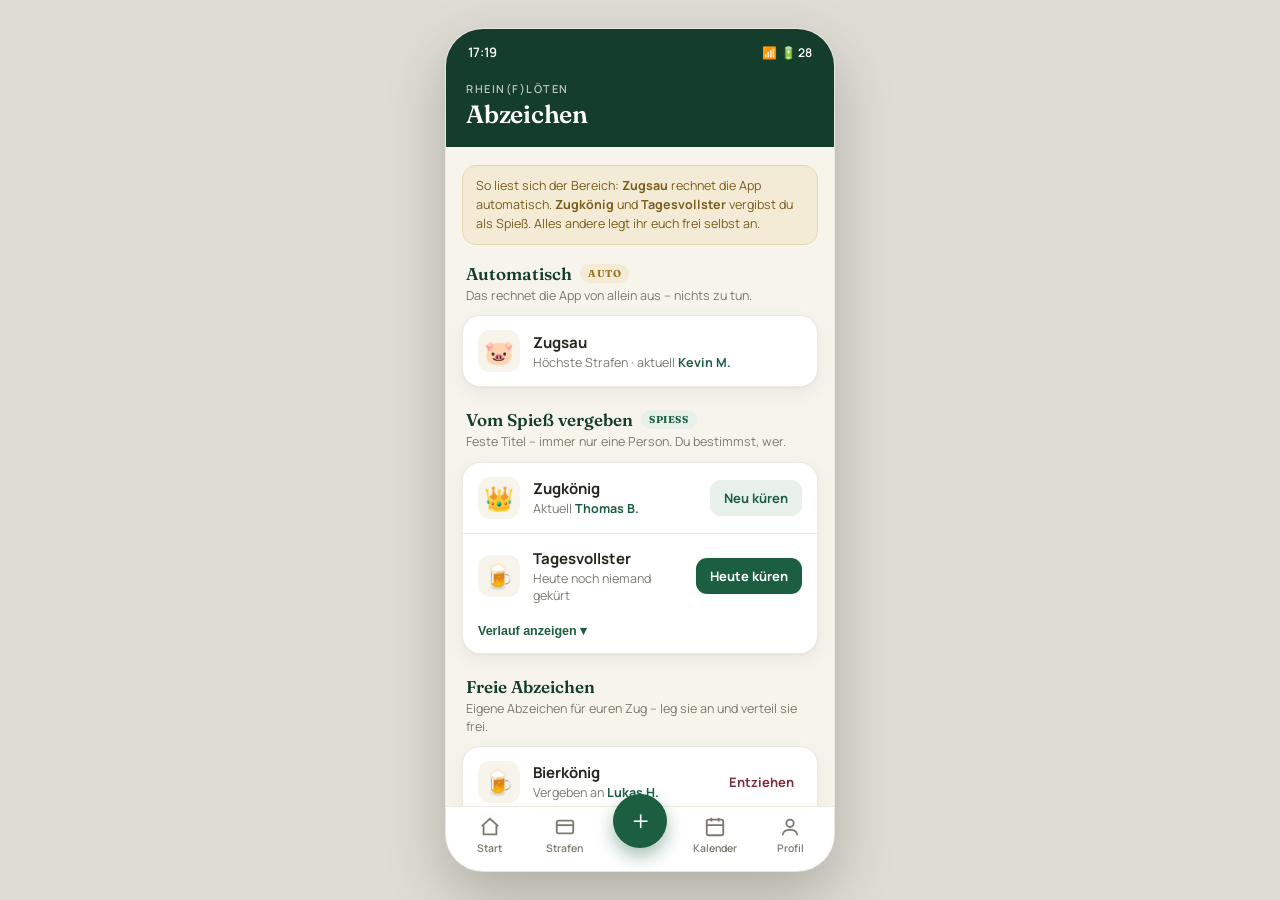
<file: mockup-abzeichen.html>
<!DOCTYPE html>
<html lang="de">
<head>
<meta charset="UTF-8">
<meta name="viewport" content="width=device-width, initial-scale=1.0">
<title>SchuetzenHub · Abzeichen (Entwurf)</title>
<link rel="preconnect" href="https://fonts.googleapis.com">
<link rel="preconnect" href="https://fonts.gstatic.com" crossorigin>
<link href="https://fonts.googleapis.com/css2?family=Fraunces:opsz,wght@9..144,500;9..144,600;9..144,700&family=Manrope:wght@400;500;600;700&display=swap" rel="stylesheet">
<style>
  :root{
    --gruen-tief:#143D2B;
    --gruen:#1C5E40;
    --gruen-hell:#E8F0EA;
    --gold:#C29A4A;
    --gold-hell:#F4EBD6;
    --bordeaux:#7B2D3A;
    --creme:#F7F4EC;
    --weiss:#FFFFFF;
    --linie:#ECE9E1;
    --text:#26261F;
    --text-leise:#7C7A70;
    --radius:18px;
    --schatten:0 1px 2px rgba(20,40,30,.04), 0 6px 18px rgba(20,40,30,.06);
  }
  *{box-sizing:border-box;margin:0;padding:0;}
  body{
    font-family:'Manrope',system-ui,sans-serif;
    background:#DfdDD3;
    color:var(--text);
    min-height:100vh;
    display:flex;
    justify-content:center;
    align-items:center;
    padding:24px 12px;
  }
  /* Handy-Rahmen */
  .phone{
    width:100%;
    max-width:390px;
    height:min(844px, calc(100vh - 48px));
    background:var(--creme);
    border-radius:38px;
    overflow:hidden;
    position:relative;
    display:flex;
    flex-direction:column;
    box-shadow:0 24px 60px rgba(0,0,0,.22);
    border:1px solid rgba(0,0,0,.06);
  }
  /* Statusleiste */
  .statusbar{
    background:var(--gruen-tief);
    color:#fff;
    height:46px;
    display:flex;
    align-items:center;
    justify-content:space-between;
    padding:0 22px;
    font-size:13px;
    font-weight:600;
    flex:0 0 auto;
  }
  .statusbar .rechts{display:flex;gap:6px;align-items:center;font-size:12px;}
  /* Kopf */
  .kopf{
    background:var(--gruen-tief);
    color:#fff;
    padding:6px 20px 18px;
    flex:0 0 auto;
  }
  .kopf .eyebrow{font-size:11px;letter-spacing:.14em;text-transform:uppercase;opacity:.7;font-weight:600;}
  .kopf h1{font-family:'Fraunces',serif;font-weight:600;font-size:25px;margin-top:3px;letter-spacing:-.01em;}
  /* Scrollbereich */
  .inhalt{
    flex:1 1 auto;
    overflow-y:auto;
    padding:18px 16px 24px;
    -webkit-overflow-scrolling:touch;
  }
  .gruppe{margin-bottom:22px;}
  .gruppe-kopf{padding:0 4px 10px;}
  .gruppe-kopf .titel{
    font-family:'Fraunces',serif;
    font-weight:600;
    font-size:17px;
    color:var(--gruen-tief);
    display:flex;align-items:center;gap:8px;
  }
  .gruppe-kopf .sub{font-size:12.5px;color:var(--text-leise);margin-top:3px;line-height:1.45;}
  .pill-auto{font-size:10px;font-weight:700;letter-spacing:.06em;text-transform:uppercase;background:var(--gold-hell);color:#9A7521;padding:3px 8px;border-radius:999px;}
  .pill-spiess{font-size:10px;font-weight:700;letter-spacing:.06em;text-transform:uppercase;background:var(--gruen-hell);color:var(--gruen);padding:3px 8px;border-radius:999px;}

  .karte{
    background:var(--weiss);
    border:1px solid var(--linie);
    border-radius:var(--radius);
    box-shadow:var(--schatten);
    overflow:hidden;
  }
  .zeile{
    display:flex;
    align-items:center;
    gap:13px;
    padding:14px 15px;
  }
  .zeile + .zeile{border-top:1px solid var(--linie);}
  .emoji{
    font-size:24px;
    width:42px;height:42px;
    display:flex;align-items:center;justify-content:center;
    background:var(--creme);
    border-radius:12px;
    flex:0 0 auto;
  }
  .zeile .mitte{flex:1 1 auto;min-width:0;}
  .zeile .name{font-weight:700;font-size:15px;}
  .zeile .meta{font-size:12.5px;color:var(--text-leise);margin-top:1px;}
  .zeile .meta b{color:var(--gruen);font-weight:700;}
  .knopf{
    flex:0 0 auto;
    font-family:inherit;
    font-weight:700;
    font-size:13px;
    border:none;
    border-radius:11px;
    padding:9px 14px;
    cursor:pointer;
    white-space:nowrap;
  }
  .knopf-gruen{background:var(--gruen);color:#fff;}
  .knopf-gruen:active{background:var(--gruen-tief);}
  .knopf-leise{background:var(--gruen-hell);color:var(--gruen);}
  .knopf-rot{background:transparent;color:var(--bordeaux);padding:9px 8px;}

  /* Verlauf */
  .verlauf{
    border-top:1px solid var(--linie);
    padding:4px 15px 12px;
    display:none;
  }
  .verlauf.offen{display:block;}
  .verlauf-titel{font-size:11px;letter-spacing:.08em;text-transform:uppercase;color:var(--text-leise);font-weight:700;margin:10px 0 6px;}
  .verlauf-eintrag{display:flex;justify-content:space-between;font-size:13.5px;padding:5px 0;border-bottom:1px dashed var(--linie);}
  .verlauf-eintrag span:first-child{color:var(--text-leise);}
  .zaehler{display:flex;flex-wrap:wrap;gap:6px;margin-top:10px;}
  .zaehler .chip{background:var(--gold-hell);color:#8A6A1E;font-size:11.5px;font-weight:700;padding:4px 9px;border-radius:999px;}
  .verlauf-link{font-size:12.5px;color:var(--gruen);font-weight:700;background:none;border:none;cursor:pointer;padding:0;margin-top:2px;}

  /* freies Abzeichen anlegen */
  .neu-knopf{
    width:100%;
    display:flex;align-items:center;justify-content:center;gap:8px;
    padding:13px;
    background:var(--weiss);
    border:1.5px dashed #CFC9B8;
    border-radius:var(--radius);
    color:var(--gruen);
    font-weight:700;font-size:14px;font-family:inherit;
    cursor:pointer;
    margin-top:10px;
  }

  /* untere Navi – bleibt fix */
  .navi{
    flex:0 0 auto;
    background:var(--weiss);
    border-top:1px solid var(--linie);
    display:flex;
    align-items:flex-start;
    justify-content:space-around;
    padding:9px 6px 16px;
    position:relative;
  }
  .navi .tab{display:flex;flex-direction:column;align-items:center;gap:3px;font-size:10.5px;color:var(--text-leise);font-weight:600;flex:1;}
  .navi .tab svg{width:22px;height:22px;stroke:var(--text-leise);fill:none;stroke-width:2;}
  .navi .plus{
    width:54px;height:54px;border-radius:50%;
    background:var(--gruen);color:#fff;
    display:flex;align-items:center;justify-content:center;
    margin-top:-22px;box-shadow:0 8px 18px rgba(28,94,64,.4);
    font-size:30px;font-weight:300;line-height:1;
  }

  /* Mini-Auswahl (küren) */
  .sheet-bg{
    position:absolute;inset:0;background:rgba(20,30,25,.42);
    display:none;align-items:flex-end;z-index:50;
  }
  .sheet-bg.offen{display:flex;}
  .sheet{
    background:#fff;width:100%;border-radius:24px 24px 0 0;padding:18px 18px 22px;
    animation:hoch .22s ease;
  }
  @keyframes hoch{from{transform:translateY(40px);opacity:.6;}to{transform:translateY(0);opacity:1;}}
  .sheet h3{font-family:'Fraunces',serif;font-weight:600;font-size:18px;color:var(--gruen-tief);margin-bottom:12px;}
  .opt{display:flex;align-items:center;gap:11px;padding:11px 6px;border-bottom:1px solid var(--linie);font-size:15px;font-weight:600;cursor:pointer;}
  .opt .kreis{width:20px;height:20px;border-radius:50%;border:2px solid #CFC9B8;flex:0 0 auto;}
  .opt.aktiv .kreis{border-color:var(--gruen);background:var(--gruen);box-shadow:inset 0 0 0 3px #fff;}
  .sheet .speichern{width:100%;margin-top:16px;padding:14px;background:var(--gruen);color:#fff;border:none;border-radius:14px;font-weight:700;font-size:15px;font-family:inherit;cursor:pointer;}

  .hinweis{
    background:var(--gold-hell);
    border:1px solid #E8D7AE;
    border-radius:14px;
    padding:11px 13px;
    font-size:12.5px;
    color:#7A5E1C;
    line-height:1.5;
    margin-bottom:18px;
  }
</style>
</head>
<body>
<div class="phone">
  <div class="statusbar">
    <span>17:19</span>
    <span class="rechts">📶 &nbsp;🔋 28</span>
  </div>
  <div class="kopf">
    <div class="eyebrow">Rhein(f)löten</div>
    <h1>Abzeichen</h1>
  </div>

  <div class="inhalt">

    <div class="hinweis">
      So liest sich der Bereich: <b>Zugsau</b> rechnet die App automatisch. <b>Zugkönig</b> und <b>Tagesvollster</b> vergibst du als Spieß. Alles andere legt ihr euch frei selbst an.
    </div>

    <!-- 1. AUTOMATISCH -->
    <div class="gruppe">
      <div class="gruppe-kopf">
        <div class="titel">Automatisch <span class="pill-auto">Auto</span></div>
        <div class="sub">Das rechnet die App von allein aus – nichts zu tun.</div>
      </div>
      <div class="karte">
        <div class="zeile">
          <div class="emoji">🐷</div>
          <div class="mitte">
            <div class="name">Zugsau</div>
            <div class="meta">Höchste Strafen · aktuell <b>Kevin M.</b></div>
          </div>
        </div>
      </div>
    </div>

    <!-- 2. VOM SPIESS -->
    <div class="gruppe">
      <div class="gruppe-kopf">
        <div class="titel">Vom Spieß vergeben <span class="pill-spiess">Spieß</span></div>
        <div class="sub">Feste Titel – immer nur eine Person. Du bestimmst, wer.</div>
      </div>

      <div class="karte">
        <!-- Zugkönig -->
        <div class="zeile">
          <div class="emoji">👑</div>
          <div class="mitte">
            <div class="name">Zugkönig</div>
            <div class="meta" id="koenig-meta">Aktuell <b>Thomas B.</b></div>
          </div>
          <button class="knopf knopf-leise" onclick="kuere('koenig')">Neu küren</button>
        </div>

        <!-- Tagesvollster -->
        <div class="zeile">
          <div class="emoji">🍺</div>
          <div class="mitte">
            <div class="name">Tagesvollster</div>
            <div class="meta" id="tv-meta">Heute noch niemand gekürt</div>
          </div>
          <button class="knopf knopf-gruen" onclick="kuere('tv')">Heute küren</button>
        </div>
        <div class="verlauf" id="tv-verlauf">
          <div class="verlauf-titel">Verlauf</div>
          <div class="verlauf-eintrag"><span>14.06.2026</span><span>Lukas H.</span></div>
          <div class="verlauf-eintrag"><span>07.06.2026</span><span>Kevin M.</span></div>
          <div class="verlauf-eintrag"><span>31.05.2026</span><span>Thomas B.</span></div>
          <div class="verlauf-eintrag"><span>24.05.2026</span><span>Lukas H.</span></div>
          <div class="zaehler">
            <span class="chip">Lukas 5×</span>
            <span class="chip">Kevin 3×</span>
            <span class="chip">Thomas 2×</span>
          </div>
        </div>
        <div style="padding:0 15px 13px;">
          <button class="verlauf-link" onclick="toggleVerlauf()">Verlauf anzeigen ▾</button>
        </div>
      </div>
    </div>

    <!-- 3. FREIE ABZEICHEN -->
    <div class="gruppe">
      <div class="gruppe-kopf">
        <div class="titel">Freie Abzeichen</div>
        <div class="sub">Eigene Abzeichen für euren Zug – leg sie an und verteil sie frei.</div>
      </div>
      <div class="karte">
        <div class="zeile">
          <div class="emoji">🍺</div>
          <div class="mitte">
            <div class="name">Bierkönig</div>
            <div class="meta">Vergeben an <b>Lukas H.</b></div>
          </div>
          <button class="knopf knopf-rot">Entziehen</button>
        </div>
        <div class="zeile">
          <div class="emoji">💪</div>
          <div class="mitte">
            <div class="name">Besonderes Engagement</div>
            <div class="meta">3 Träger</div>
          </div>
          <button class="knopf knopf-leise">Vergeben</button>
        </div>
        <div class="zeile">
          <div class="emoji">🎖️</div>
          <div class="mitte">
            <div class="name">Ehrenmann</div>
            <div class="meta">Noch nicht vergeben</div>
          </div>
          <button class="knopf knopf-leise">Vergeben</button>
        </div>
      </div>
      <button class="neu-knopf">＋ Neues Abzeichen anlegen</button>
    </div>

  </div>

  <!-- UNTERE NAVI -->
  <div class="navi">
    <div class="tab"><svg viewBox="0 0 24 24"><path d="M3 11l9-8 9 8M5 10v10h14V10"/></svg>Start</div>
    <div class="tab"><svg viewBox="0 0 24 24"><rect x="3" y="5" width="18" height="14" rx="2"/><path d="M3 10h18"/></svg>Strafen</div>
    <div class="tab"><div class="plus">+</div></div>
    <div class="tab"><svg viewBox="0 0 24 24"><rect x="3" y="4" width="18" height="17" rx="2"/><path d="M16 2v4M8 2v4M3 10h18"/></svg>Kalender</div>
    <div class="tab"><svg viewBox="0 0 24 24"><circle cx="12" cy="8" r="4"/><path d="M4 21c0-4 4-6 8-6s8 2 8 6"/></svg>Profil</div>
  </div>

  <!-- Auswahl-Sheet -->
  <div class="sheet-bg" id="sheet" onclick="if(event.target===this)schliessen()">
    <div class="sheet">
      <h3 id="sheet-titel">Wer wird gekürt?</h3>
      <div class="opt" onclick="waehle(this)"><div class="kreis"></div>Kevin M.</div>
      <div class="opt" onclick="waehle(this)"><div class="kreis"></div>Lukas H.</div>
      <div class="opt" onclick="waehle(this)"><div class="kreis"></div>Thomas B.</div>
      <div class="opt" onclick="waehle(this)"><div class="kreis"></div>Sven K.</div>
      <button class="speichern" onclick="schliessen()">Speichern</button>
    </div>
  </div>
</div>

<script>
  let aktuellesZiel = null;
  function kuere(ziel){ aktuellesZiel = ziel;
    document.getElementById('sheet-titel').textContent = ziel==='koenig' ? 'Neuen Zugkönig küren' : 'Tagesvollster heute';
    document.getElementById('sheet').classList.add('offen');
  }
  function waehle(el){
    el.parentNode.querySelectorAll('.opt').forEach(o=>o.classList.remove('aktiv'));
    el.classList.add('aktiv');
  }
  function schliessen(){ document.getElementById('sheet').classList.remove('offen'); }
  function toggleVerlauf(){ document.getElementById('tv-verlauf').classList.toggle('offen'); }
</script>
</body>
</html>
</file>
